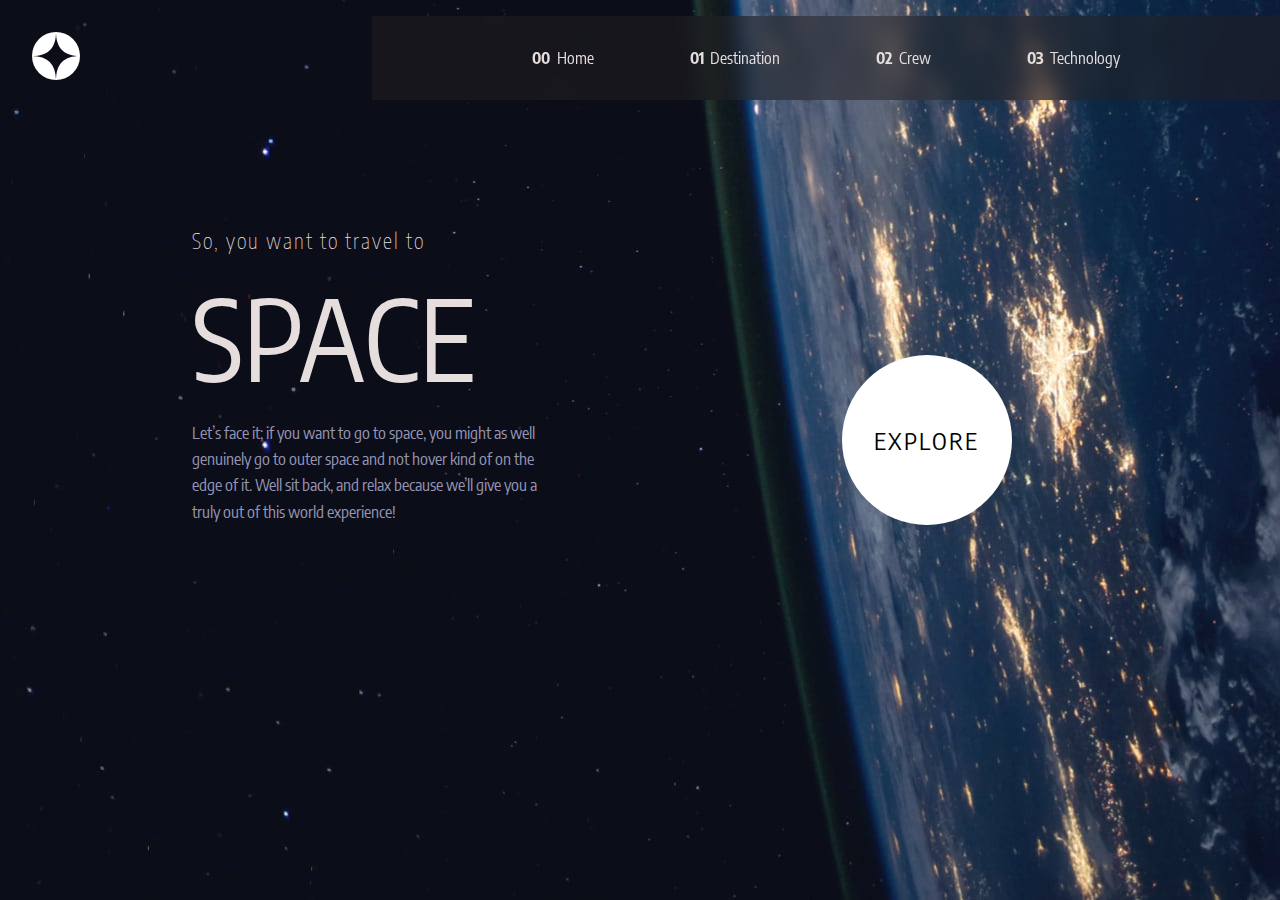
<file: index.html>
<!DOCTYPE html>
<html lang="es">
<head>
    <meta charset="UTF-8">
    <meta name="viewport" content="width=device-width, initial-scale=1.0">
    <meta property="og:title" content=Space>
    <meta property="og:site_name" content=Space>
    <meta property="og:url" content="https://angelvalentinn.github.io/space">
    <meta property="og:description" content="Sitio web sobre el espacio, la NASA">
    <meta property="og:type" content="website">
    <link rel="canonical" href="https://angelvalentinn.github.io/space">
    <link rel="stylesheet" href="https://cdn.jsdelivr.net/npm/bootstrap-icons@1.10.5/font/bootstrap-icons.css">
    <link rel="stylesheet" href="css/style.css">
    <title>Space</title>
</head>

<body class="body__index">

    <div class="wrapper">
        <header class="header">
            <div class="header__star">
                <img src="assets/logo.svg" alt="Logo de la página">
            </div>

            <i class="bi bi-list-nested burga"></i>

            <nav class="nav">
                <ul>
                    <li><span class="nav__span">00</span>Home</li>
                    <li><a href="pages/destination.html"> <span class="nav__span">01</span>Destination </a></li>
                    <li> <a href="pages/crew.html"><span class="nav__span">02</span>Crew</a> </li>
                    <li> <a href="pages/technology.html"><span class="nav__span">03</span>Technology</a> </li>
                </ul>
                <i class="bi bi-x icon-x"></i>
            </nav>
        </header>

        <main class="main">
            <div class="main__container">
                <section class="main__texts">
                    <span class="main__subtitle">So, you want to travel to</span>
                    <h1 class="main__title">Space</h1>
                    <p>
                        Let’s face it; if you want to go to space, you might as well genuinely go to 
                        outer space and not hover kind of on the edge of it. Well sit back, and relax 
                        because we’ll give you a truly out of this world experience!
                    </p>
                </section>
                <span class="main__exp">Explore</span>
            </div>
        </main>
    </div>

    <script src="js/index.js"></script>
</body>

</html>
</file>
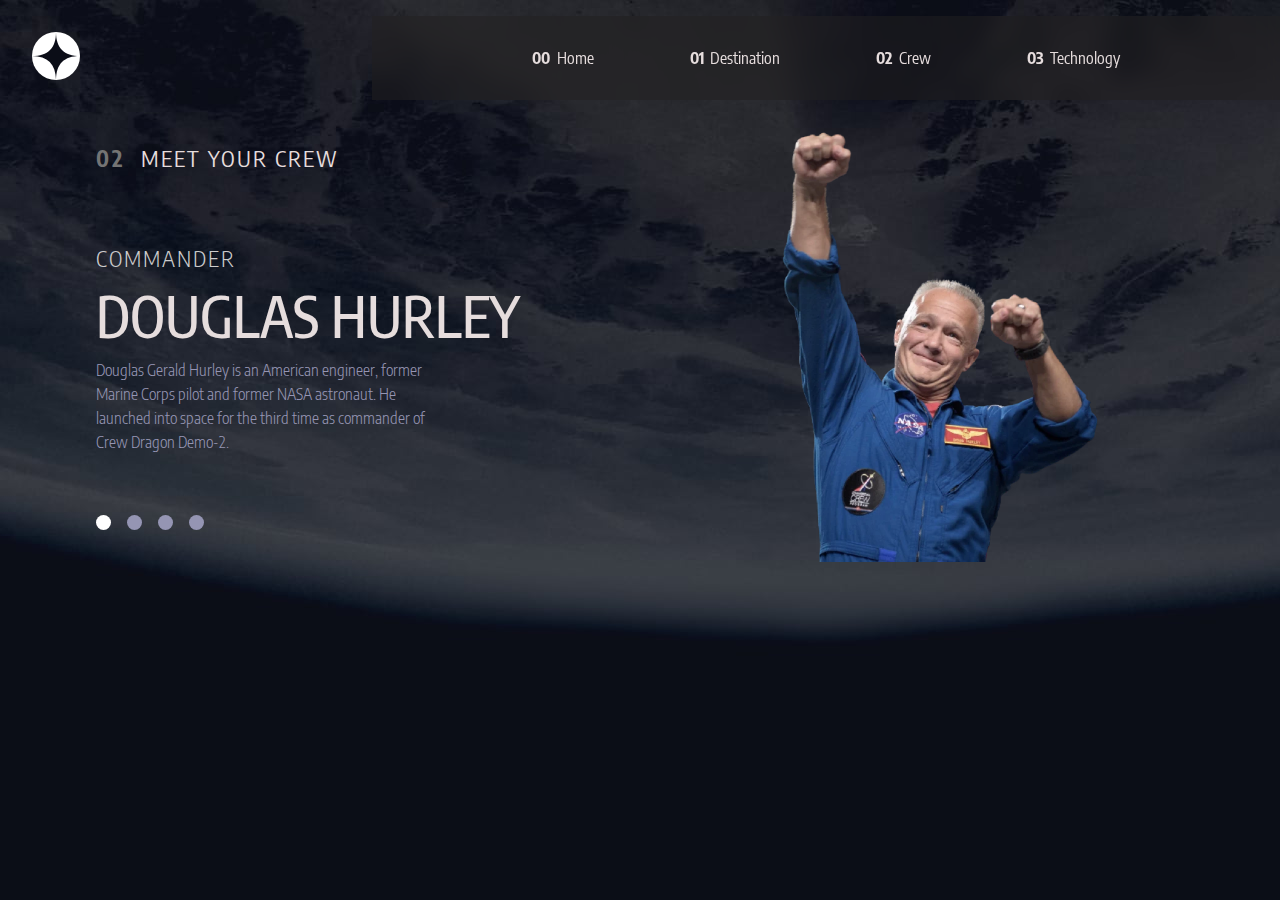
<file: pages/crew.html>
<!DOCTYPE html>
<html lang="es">
<head>
    <meta charset="UTF-8">
    <meta name="viewport" content="width=device-width, initial-scale=1.0">
    <link rel="stylesheet" href="https://cdn.jsdelivr.net/npm/bootstrap-icons@1.10.5/font/bootstrap-icons.css">
    <link rel="stylesheet" href="../css/style.css">
    <title>Crew</title>
</head>

<body class="crew__body">

    <div class="wrapper">
        <header class="header">
            <div class="header__star">
                <img src="../assets/logo.svg" alt="Logo de la página">
            </div>

            <i class="bi bi-list-nested burga"></i>

            <nav class="nav">
                <ul>
                    <li><a href="../index.html"> <span class="nav__span">00</span>Home</a> </li>
                    <li><a href="../pages/destination.html"> <span class="nav__span">01</span>Destination </a></li>
                    <li> <a href="#"><span class="nav__span">02</span>Crew</a> </li>
                    <li> <a href="../pages/technology.html"><span class="nav__span">03</span>Technology</a> </li>
                </ul>
                <i class="bi bi-x icon-x"></i>
            </nav>
        </header>

        <main class=" crew__main">
            
            <section class="crew__container">
                <h4><span>02</span>MEET YOUR CREW</h4>
                
                <div class="crew__img"> <img src="../assets/crew-imgs/image-douglas-hurley.webp" alt="Imagén de douglas" id="crew__img"> </div>
                
                <ul class="crew__ul">
                    <li class="crew__li--active crew__li" id="1"></li>
                    <li class="crew__li" id="2"></li>
                    <li class="crew__li" id="3"></li>
                    <li class="crew__li" id="4"></li>
                </ul>

                <div class="crew__texts">
                    <span class="crew__role">COMMANDER</span>
                    <h5 class="crew__name">DOUGLAS HURLEY</h5>
                    <p class="crew__bio">
                        Douglas Gerald Hurley is an American engineer, former Marine Corps pilot 
                        and former NASA astronaut. He launched into space for the third time as 
                        commander of Crew Dragon Demo-2.
                    </p>
                </div>
            </section>
        
        </main>
    </div>

    <script src="../js/index.js"></script>
    <script src="../js/crew.js"></script>
</body>

</html>
</file>
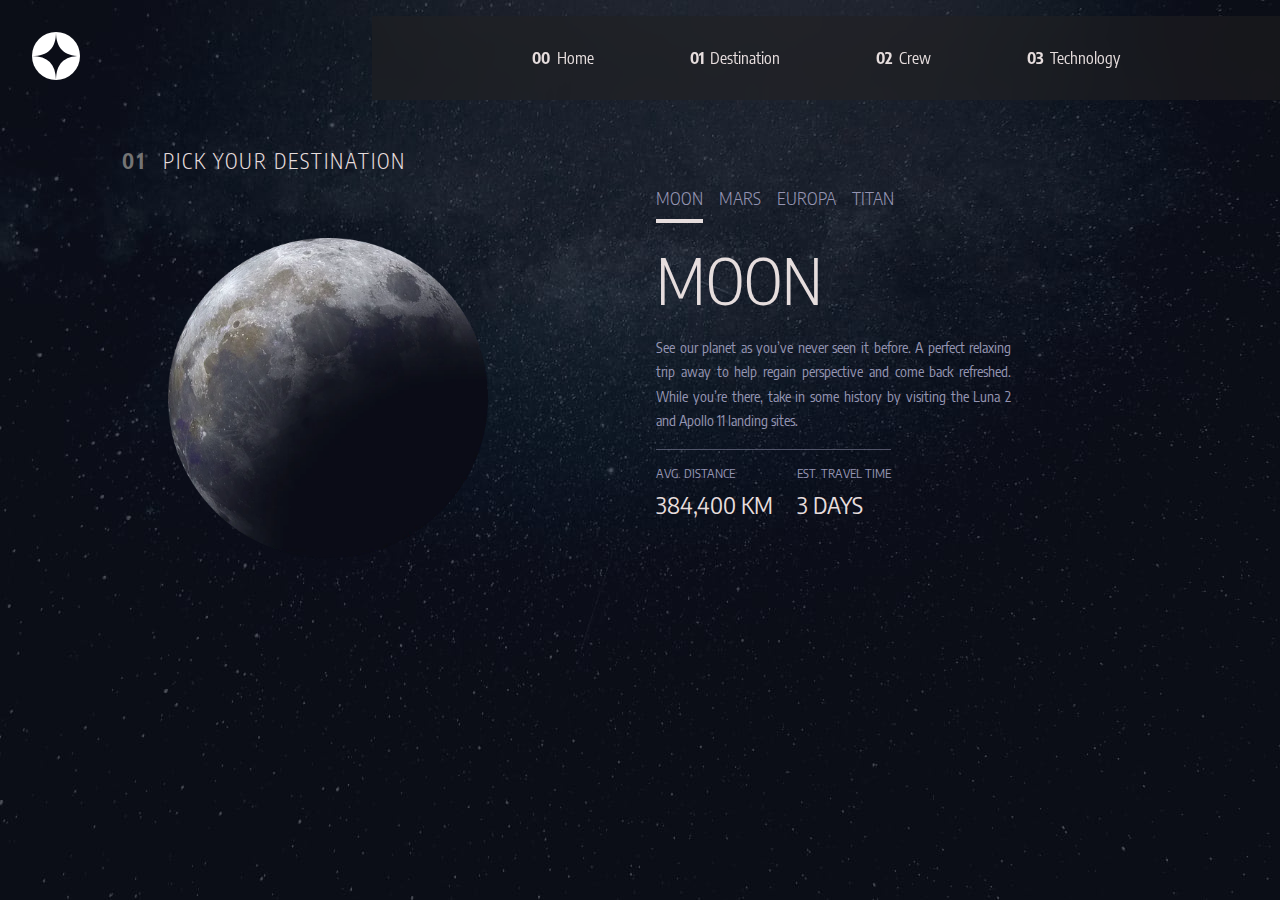
<file: pages/destination.html>
<!DOCTYPE html>
<html lang="en">
<head>
    <meta charset="UTF-8">
    <meta name="viewport" content="width=device-width, initial-scale=1.0">
    <link rel="stylesheet" href="https://cdn.jsdelivr.net/npm/bootstrap-icons@1.10.5/font/bootstrap-icons.css">
    <link rel="stylesheet" href="../css/style.css">
    <title>Destination</title>
</head>

<body class="body__destination">
    
    <div class="wrapper">
        <header class="header">
            <div class="header__star">
                <img src="../assets/logo.svg" alt="Logo de la página">
            </div>

            <i class="bi bi-list-nested burga"></i>

            <nav class="nav">
                <ul>
                    <li> <a href="../index.html"> <span class="nav__span">00</span>Home</a> </li>
                    <li> <a href="#"> <span class="nav__span">01</span>Destination </a> </li>
                    <li> <a href="../pages/crew.html"><span class="nav__span">02</span>Crew</a> </li>
                    <li> <a href="../pages/technology.html"><span class="nav__span">03</span>Technology</a> </li>
                </ul>
                <i class="bi bi-x icon-x"></i>
            </nav>
        </header>

        <main class="main destination"> 
            
            <section class="destination__container">
                
                <div class="destination__pick">
                    <h5><span>01</span>PICK YOUR DESTINATION</h5>
                    <img src="../assets/destination-imgs/image-moon.webp" alt="Moon" class="destination__planet">
                </div>
                
                <div class="destination__texts">
                    <ul>
                        <li class="destination__active destination__li">MOON</li>
                        <li class="destination__li">MARS</li>
                        <li class="destination__li">EUROPA</li>
                        <li class="destination__li">TITAN</li>
                    </ul>

                    <h2 class="destination__name">MOON</h2>

                    <p class="destination__p">
                        See our planet as you’ve never seen it before. A perfect relaxing trip away to help 
                        regain perspective and come back refreshed. While you’re there, take in some history 
                        by visiting the Luna 2 and Apollo 11 landing sites.
                    </p>

                    <div class="destination__datos">
                        <div class="destination__dato">
                            <p>AVG. DISTANCE</p>
                            <span class="destination__distance">384,400 KM</span>
                            
                        </div>

                        <div class="destination__dato">
                            <p>EST. TRAVEL TIME</p>
                            <span class="destionation__travel">3 DAYS</span>
                        </div>
                    </div>
                </div>

            </section>

        </main>

    </div>
    
    <script src="../js/index.js"></script>
    <script src="../js/destination.js"></script>
</body>

</html>
</file>
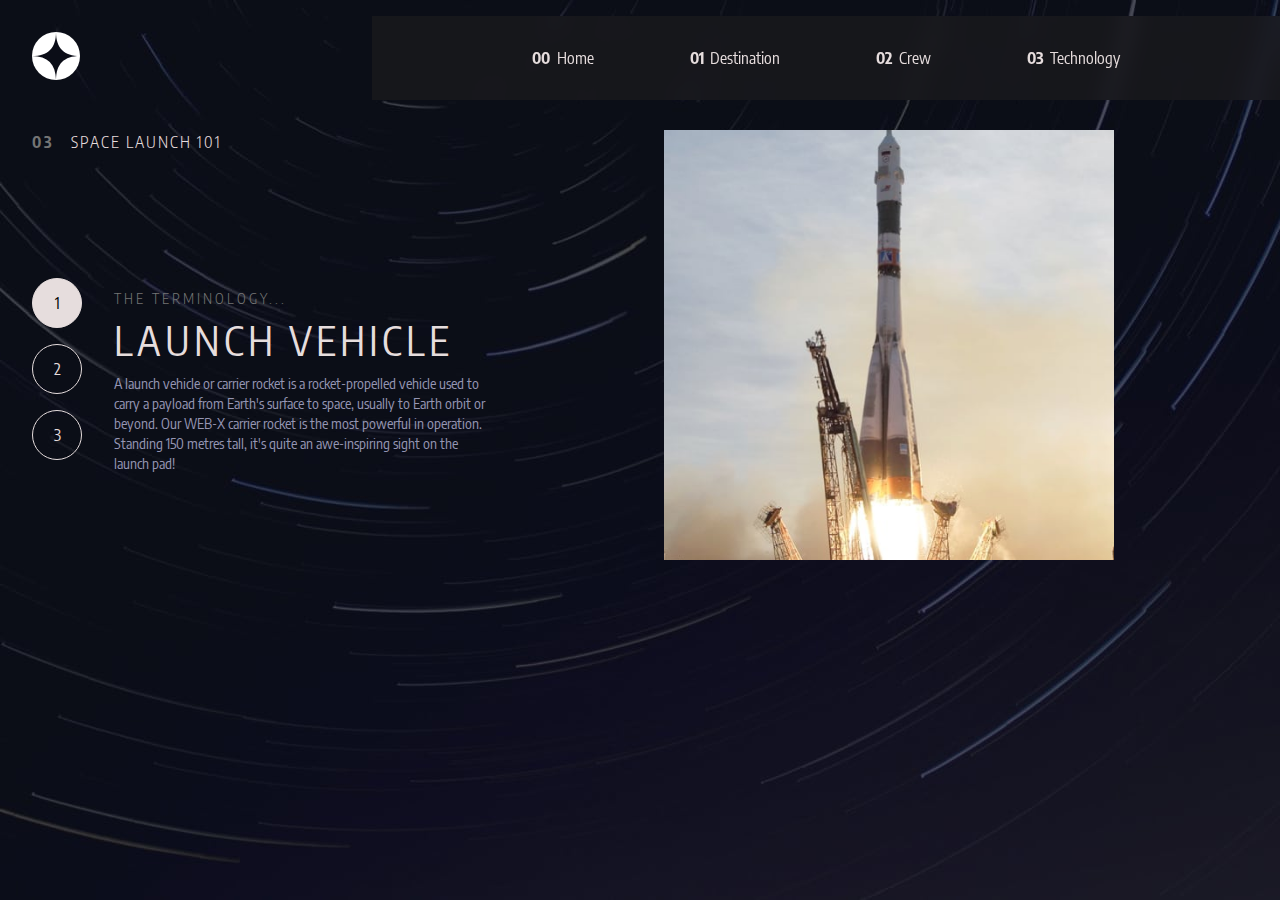
<file: pages/technology.html>
<!DOCTYPE html>
<html lang="es">
<head>
    <meta charset="UTF-8">
    <meta name="viewport" content="width=device-width, initial-scale=1.0">
    <link rel="stylesheet" href="https://cdn.jsdelivr.net/npm/bootstrap-icons@1.10.5/font/bootstrap-icons.css">
    <link rel="stylesheet" href="../css/style.css">
    <title>Technology</title>
</head>

<body class="tec__body">

    <header class="header header__tec">
        <div class="header__star">
            <img src="../assets/logo.svg" alt="Logo de la página">
        </div>

        <i class="bi bi-list-nested burga"></i>

        <nav class="nav">
            <ul>
                <li> <a href="../index.html"> <span class="nav__span">00</span>Home</a> </li>
                <li> <a href="../pages/destination.html"> <span class="nav__span">01</span>Destination </a></li>
                <li> <a href="../pages/crew.html"><span class="nav__span">02</span>Crew</a> </li>
                <li> <a href="#"><span class="nav__span">03</span>Technology</a> </li>
            </ul>
            <i class="bi bi-x icon-x"></i>
        </nav>
    </header>

    <main class="tec__main">
        <section class="tec__container">
            <h4><span>03</span>SPACE LAUNCH 101</h4>
            
            <div class="tec__image"><img src="../assets/technology-imgs/image-launch-vehicle-landscape.jpg" alt="Launch landscape" id="tec__img"></div>
            
            <div class="tec__data">
                <ul class="tec__ul">
                    <li class="tec__li tec__li--active">1</li>
                    <li class="tec__li ">2</li>
                    <li class="tec__li ">3</li>
                </ul>

                <div class="tec__texts">
                    <span class="tec__subtitle">The terminology...</span>
                    <h5 class="tec__title">LAUNCH VEHICLE</h5>
                    <p class="tec__description">
                        A launch vehicle or carrier rocket is a rocket-propelled vehicle used to carry a payload from Earth's surface to space, usually to Earth orbit or beyond. Our WEB-X carrier rocket is the most powerful in operation. Standing 150 metres tall, it's quite an awe-inspiring sight on the launch pad!
                    </p>
                </div>
            </div>
        </section>
    </main>

    <script src="../js/index.js"></script>
    <script src="../js/technology.js"></script>
</body>

</html>
</file>
<file: css/style.css>
@import url('https://fonts.googleapis.com/css2?family=Encode+Sans+Condensed:wght@100;200;300;400;500;600;700&display=swap');

* {
    margin: 0;
    padding: 0;
    box-sizing: border-box;
}

:root {
    --clr-w: #e6dddd;
    --clr-bw: #9595b3;
}

body {
    padding: 1rem  0  1rem 2rem;
    min-height: 100vh;
    overflow-x: hidden;
    font-family: 'Encode Sans Condensed', sans-serif;
    background-repeat: no-repeat;
    background-size: cover;
    background-position: bottom center;
    background-attachment: fixed;
    color: var(--clr-w);
}

a {
    text-decoration: none;
    color: var(--clr-w);
}

ul {
    padding: 0;
    margin: 0;
    list-style-type: none;
}



/* ------------- HEADER HOME ------------- */

.body__index {
    background-image: url("../assets/index-imgs/background-home-mobile.jpg");
}

.header {
    display: flex;
    justify-content: space-between;
    align-items: center;
    padding-right: 2rem;
}

.burga {
    margin-top: 7px;
    font-size: 1.5rem;
    cursor: pointer;
}

.nav {
    background-color: rgba(33, 32, 32, 0.5);
    position: fixed;
    right: 0;
    top: 0;
    width: 50%;
    height: 100%;
    padding-top: 6rem;
    padding-left: 1rem;
    backdrop-filter: blur(10px);
    transition: transform 0.3s ease;
    transform: translateX(100%);
}

.nav.open {
    transform: translateX(0);
}

.nav ul {
    display: flex;
    flex-direction: column;
    gap: 1.5rem;
}

.nav ul li {
    cursor: pointer;
}

.nav__span {
    padding-right: .4rem;
    font-weight: 700;
}

.icon-x {
    position: absolute;
    top: 10px;
    right: 10px;
    font-size: 1.5rem;
    cursor: pointer;
}

/* ------------- MAIN ------------- */

.main {
    padding: 1.3rem 0;
    padding-right: 2rem;
}

.main__container {
    height: 100%;
    display: flex;
    flex-direction: column;
    align-items: center;
    text-align: center;
    gap: 2rem;
}

.main__texts {
    display: flex;
    flex-direction: column;
    gap: .5rem;
}

.main__subtitle {
    font-size: 1.2rem;
    font-weight: 100;
    letter-spacing: 2px;
}

.main__title {
    font-weight: 400;
    font-size: 4rem;
    text-transform: uppercase;
}

.main__container p {
    line-height: 1.6;
    font-size: .9rem;
    color: var(--clr-bw);
    font-weight: 400;
}

.main__exp {
    height: 150px;
    width: 150px;
    background-color: #ffffff;
    border-radius: 50%;
    color: #000;
    text-transform: uppercase;
    display: grid;
    place-items: center;
    font-weight: 400;
    font-size: 1.2rem;
}

/* ---------------- MEDIA QUERYS HOME ----------------- */

@media screen and (min-width: 500px) {
    .body__index {
        background-image: url("../assets/index-imgs/background-home-tablet.jpg");
    }

    .header {
        padding-right: 0;
    }

    .header__star i {
        font-size: 2rem;
    }
    
    .burga {
        display: none;
        position: relative;    
    }
    
    .nav {
        position: static;
        width: auto;
        height: auto;
        padding:  2rem 1rem;
        transform: none;
    }

    
    .nav ul {
        display: flex;
        flex-direction: row;
        padding-inline: 1rem;
    }
    
    .icon-x {
        display: none;
    }
    
    /* MAIN */

    .main {
        padding: 2rem 0;
    }

    .main__container {
        gap: 2.5rem;
        padding-inline: 2rem;
    }

    .main__texts {
        gap: .8rem;
        align-items: center;
    }

    .main__subtitle {
        font-size: 1.3rem;
    }

    .main__title {
        font-size: 6rem;
    }

    .main__container p {
        font-size: 1.03rem;
        line-height: 1.6;
    }

}

@media screen and (min-width: 800px) {
    
    .body__index {
        background-image: url("../assets/index-imgs/background-home-desktop.jpg");
    }

    .header__star i {
        font-size: 2.5rem;
    }

    .nav {
        padding:  2rem 0rem;
    }

    .nav ul {
        gap: 3rem;
        padding-inline: 3rem;
    }
    
    /* MAIN */

    .main {
        padding: 5rem 0;
    }

    .main__container {
        padding-inline: 6rem;
        display: grid;
        grid-template-columns: repeat(8,1fr);
        text-align: left;
    }

    .main__texts {
        grid-column: span 7;
        align-items: flex-start;
    }

    .main__container p {
        font-size: 1.03rem;
        width: 80%;
        line-height: 1.6;
    }

    .main__exp {
        height: 170px;
        width: 170px;
        font-size: 1.5rem;
        letter-spacing: 2px;
        align-self: flex-end;
    }

}

@media screen and (min-width: 1000px) {
    .nav {
        padding:  2em 7rem;
    }

    .nav ul {
        gap: 6rem;
        padding-inline: 3rem;
    }

    /* MAIN */

    .main {
        padding: 8rem 0;
    }

    .main__container {
        padding-inline: 10rem;
    }

    .main__texts {
        grid-column: span 6;
        align-items: flex-start;
    }

    .main__title {
        font-size: 7rem;
    }

    .main__container p {
        font-size: 1.03rem;
        width: 60%;
        line-height: 1.6;
    }

    .main__exp {
        height: 170px;
        width: 170px;
        font-size: 1.5rem;
        letter-spacing: 2px;
        align-self: flex-end;
    }
}

/* --------------------- DESTINATION ---------------------- */

.body__destination {
    background-image: url("../assets/destination-imgs/background-destination-mobile.jpg");
}

.destination__planet {
    height: 150px;
    width: 150px;
}

.destination__container { 
    display: flex;
    flex-direction: column;
    align-items: center;
    gap: 2rem;
}

.destination__pick {
    display: flex;
    flex-direction: column;
    align-items: center;
    gap: 1.2rem;
}

.destination__pick h5 span {
    padding-right: 1rem;
    letter-spacing: 3px;
    font-weight: 700;
    color: #747474;
}

.destination__pick h5 {
    font-weight: 300;
    letter-spacing: 2px;
}

.destination__texts {
    display: flex;
    flex-direction: column;
    align-items: center;
    gap: 1rem;
    text-align: center;

}

.destination__texts ul {
    display: flex;
    font-weight: 300;
    justify-content: center;
    gap: 1rem;
}

.destination__texts ul li {
    position: relative;
    padding-bottom: .6rem;
    color: var(--clr-bw);
    cursor: pointer;
}


.destination__active {
    content: '';
    position: absolute;
    bottom: 0;
    top: 0;
    right: 0;
    left: 0;
    border-bottom: 4px solid var(--clr-w);
}

.destination__texts h2 {
    text-transform: uppercase;
}

.destination__p {
    color: var(--clr-bw);
    font-size: 0.9rem;
    line-height: 1.7;
}

.destination__datos {
    display: flex;
    flex-direction: column;
    gap: 1.5rem;
    position: relative;
    padding-top: 1rem;
    text-transform: uppercase;
}

.destination__datos::after {
    content: '';
    position: absolute;
    top: 0;
    right: 0;
    bottom: 0;
    left: 0;
    border-top: 1px solid var(--clr-bw);
    opacity: .5;
}

.destination__dato {
    display: flex;
    flex-direction: column;
    gap: 0.5rem;
}

.destination__dato p {
    font-size: 0.8rem;
    color: var(--clr-bw);
}

.destination__dato span {
    font-size: 1.5rem;
}

/* ----------------- MEDIA QUERYS DESTINATION ----------------- */

@media screen and (min-width: 500px) {
    
    .body__destination {
        background-image: url("../assets/destination-imgs/background-destination-tablet.jpg");
    }

    .destination__container { 
        padding-right: 2rem;
    }
    
}

@media screen and (min-width: 800px) {
    
    .destination {
        padding-top: 3rem;
    }

    .body__destination {
        background-image: url("../assets/destination-imgs/background-destination-desktop.jpg");
    }
    
    .destination__planet {
        height: 250px;
        width: 250px;
    }
    
    .destination__container { 
        display: grid;
        grid-template-columns: repeat(8,1fr);
    }
    
    .destination__pick {
        display: flex;
        flex-direction: column;
        align-items: center;
        gap: 4rem;
        grid-column: span 4;
    }
    
    .destination__pick h5 {
        margin-left: -5rem;
        font-size: 1.3rem;
    }

    .destination__texts {
        align-items: flex-start;
        text-align: justify;
        grid-column: span 4;
        position: relative;
    }
    
    .destination__texts ul li {
        font-size: 0.7rem;
    }

    .destination__texts h2 {
        font-size: 4rem;
        font-weight: 300;
    }
    
    .destination__p {
        font-size: 0.9rem;
    }
    
    .destination__datos {
        display: flex;
        flex-direction: row;
    }
    
    
}

@media screen and (min-width: 1000px) {
    
    .destination__planet {
        height: 320px;
        width: 320px;
    }
    
    .destination__pick h5 {
        margin-left: -8rem;
    }
    
    .destination__texts ul li {
        font-size: 1.1rem;
    }

    .destination__texts h2 {
        font-size: 4rem;
        font-weight: 300;
    }
    
    .destination__p {
        font-size: .9rem;
        width: 60%;
    }
    
    .destination__datos {
        display: flex;
        flex-direction: row;
    }
    
}


/* ------------------------ CREW ----------------------------- */

.crew__body{ 
    background-image: url("../assets/crew-imgs/background-crew-mobile.jpg");
}

.crew__main {
    padding: 1rem 0 1rem 0rem;
    padding-right: 2rem;
}   

.crew__container {
    display: flex;
    flex-direction: column;
    align-items: center;
    text-align: center;
    gap: 1rem;
}

.crew__container h4 span {
    padding-right: 1rem;
    letter-spacing: 3px;
    font-weight: 700;
    color: #747474;
}

.crew__container h4 {
    font-weight: 300;
    letter-spacing: 2px;
}

.crew__img {
    width: 170px;
    height: 170px;
    position: relative;
    z-index: -10;
}

.crew__img::after {
    content: '';
    position: absolute;
    top: 0;
    bottom: 0;
    left: 0;
    right: 0;
    opacity: .2;
    border-bottom: 1px solid var(--clr-bw);
    width: 160%;
    
    top: 0;
    bottom: 0;
    left: 50%; 
    transform: translateX(-50%);
}

.crew__img img{
    height: 100%;
    width: 100%;
    object-fit: contain;
}

.crew__ul {
    display: flex;
    gap: 1rem;
    padding-block: .5rem;
}

.crew__ul li {
    height: 15px;
    width: 15px;
    background-color: var(--clr-bw);
    border-radius: 50%;
    cursor: pointer;
}

.crew__ul li:hover {
    background-color: #918f8f;
    transition: .2s ease;
}

.crew__ul li.crew__li--active {
    background-color: none;
    background-color: #fff;
}

.crew__texts {
    display: flex;
    flex-direction: column;
    gap: .5rem;
}

.crew__role {
    text-transform: uppercase;
}

.crew__texts span {
    font-weight: 300;
    color: #ccc;
    letter-spacing: 2px;
}

.crew__texts h5 {
    font-size: 1.4rem;
    font-weight: 500;
    text-transform: uppercase;
}

.crew__texts p {
    font-size: 0.9rem;
    line-height: 1.4;
    font-weight: 300;
    color: var(--clr-bw);
}

/* ---------- MEDIA QUERYS CREW ---------- */

@media screen and (min-width: 500px) {
    .crew__body{ 
        background-image: url("../assets/crew-imgs/background-crew-tablet.jpg");
        padding-bottom: 0;
    }
    
    .crew__main {
        padding-top: 2rem;
        padding-bottom: 0;
    }

    .crew__container {
        padding-right: 2rem;
        display: grid;
        grid-template-columns: 1fr;
        grid-template-rows: repeat(4,max-content);
    }
    
    .crew__container h4 {
        font-size: 0.9rem;
        grid-row: 1 / 2;
        justify-self: flex-start;
    }
    
    .crew__img {
        width: 300px;
        height: 300px;
        position: relative;
        z-index: -10;
        grid-row: 4 / -1;
        justify-self: center;
    }
    
    .crew__img::after {
        border: none;
    }
    
    .crew__ul {
        justify-self: center;
    }
    
    .crew__texts {
        display: flex;
        flex-direction: column;
        align-items: center;
        gap: .5rem;
        grid-row: 2 / 3;
        padding-top: 2rem;
    }
    
    .crew__texts h5 {
        font-size: 2rem;
    }
    
    .crew__texts p {
        font-size: .9rem;
        line-height: 1.4;
        width: 80%;
    }
}

@media screen and (min-width: 800px) {
    
    .crew__body{ 
        background-image: url("../assets/crew-imgs/background-crew-desktop.jpg");
    }

    .crew__container {
        grid-template-columns: 1fr 1fr;
        grid-auto-rows: auto;
        padding-left: 2rem;
    }
    
    .crew__container h4 {
        font-weight: 400;
        font-size: 1rem;
    }
    
    .crew__img {
        width: 350px;
        height: 350px;
        grid-column: 2;
        grid-row: 1 / -1;
    }
    
    .crew__ul {
        justify-self: flex-start;
    }
    
    .crew__texts {
        align-items: flex-start;
        text-align: left;
    }
    
    .crew__texts h5 {
        font-size: 2.1rem;
    }
    
    .crew__texts p {
        font-size: .9rem;
        line-height: 1.5;
        width: 90%;
    }
}

@media screen and (min-width: 1000px) {

    .crew__container {
        padding-left: 4rem;
    }

    .crew__container h4 {
        font-size: 1.4rem;
    }
    
    .crew__img {
        width: 430px;
        height: 430px;
    }

    .crew__ul {
        grid-row: 3 / 5;
        align-self: center;
    }

    .crew__texts {
        padding-top: 2rem;
    }

    .crew__texts span {
        font-size: 1.4rem;
    }

    .crew__texts h5 {
        font-size: 3.5rem;
    }
    
    .crew__texts p {
        font-size: 1rem;
        width: 60%;
    }
}

/* --------------- TECHNOLOGY --------------- */

.header__tec {
    padding-left: 2rem;
}

.tec__body {
    background-image: url("../assets/technology-imgs/background-technology-mobile.jpg");
    padding-left: 0;
}

.tec__container {
    padding-top: 1rem;
    display: grid;
    grid-template-columns: 1fr;
    grid-template-rows: repeat(3,max-content);
    justify-items: center;
}

.tec__container span {
    padding-right: 1rem;
    letter-spacing: 3px;
    font-weight: 700;
    color: #747474;
}

.tec__container h4 {
    font-weight: 300;
    letter-spacing: 2px;
}

.tec__container h4 {
    grid-row: 1 / 2;
}

.tec__image {
    width: 100%;
    height: 200px;
    grid-row: 2 / 3;
    padding-block: 10px;
}

#tec__img {
    width: 100%;
    height: 100%;
    object-fit: cover;
}


.tec__data {
    grid-row: 3 / 4;
}

.tec__ul {
    display: flex;
    justify-content: center;
    gap: 1rem;
}

.tec__ul li {
    height: 35px;
    width: 35px;
    border: 1px solid var(--clr-w);
    border-radius: 50%;
    color: var(--clr-w);
    display: grid;
    place-items: center;
    cursor: pointer;
}

.tec__ul li:hover {
    transition: .3s ease;
    background-color: rgba(233, 233, 233, 0.2);
}

.tec__ul li.tec__li--active {
    background-color: var(--clr-w);
    color: #000;
    transition: .3s ease;
}

.tec__texts {
    padding-top: 1.5rem;
    display: flex;
    flex-direction: column;
    align-items: center;
    text-align: center;
    gap: .5rem;
}

.tec__texts span {
    text-transform: uppercase;
    font-size: .9rem;
    font-weight: 300;
    padding: 0;
}

.tec__texts h5 {
    text-transform: uppercase;
    font-size: 1.5rem;
    font-weight: 400;
}

.tec__texts p {
    font-size: 0.9rem;
    color: var(--clr-bw);
    line-height: 1.4;
    width: 80%;
}

@media screen and (min-width: 500px) {
    .header__tec {
        padding-left: 2rem;
    }
    
    .tec__body {
        background-image: url("../assets/technology-imgs/background-technology-tablet.jpg");
        padding-left: 0;
    }
    
    .tec__container {
        padding-top: 2rem;
        display: grid;
        grid-template-columns: 1fr;
        grid-template-rows: repeat(3,max-content);
        justify-items: center;
        gap: 1rem;
    }
    
    .tec__container h4 {
        grid-row: 1 / 2;
    }
    
    .tec__image {
        width: 100%;
        height: 300px;
        grid-row: 2 / 3;
    }
    
    #tec__img {
        object-fit: contain;
    }
    
    .tec__ul li {
        height: 40px;
        width: 40px;
    }

    .tec__texts p {
        width: 55%;
    }

    .tec__texts span {
        font-size: .9rem;
    }
    
    .tec__texts h5 {
        font-size: 2.5rem;
        letter-spacing: 4px;
    }

}

@media screen and (min-width: 800px) {
    .header__tec {
        padding-left: 2rem;
    }
    
    .tec__body {
        background-image: url("../assets/technology-imgs/background-technology-desktop.jpg");
        padding-left: 0;
    }
    
    .tec__container {
        padding-top: 2rem;
        padding-left: 2rem;
        display: grid;
        grid-template-columns: 1fr 1fr;
        grid-auto-rows: auto;
        justify-items: normal;
        gap: 1rem;
        
    }
    
    .tec__container h4 {
        grid-row: 1 / 2;
        grid-column: 1;
    }
    
    .tec__image {
        width: 300px;
        height: 300px;
        grid-column: 2;
    }
    
    #tec__img {
        object-fit: cover;
    }

    .tec__data {
        grid-column: 1;
        grid-row: 2 / -2;
        display: flex;
        align-items: center;
        column-gap: 2rem;
    }
    
    .tec__ul {
        display: flex;
        flex-direction: column;
        gap: 1rem;
    }

    .tec__ul li {
        height: 50px;
        width: 50px;
    }

    .tec__texts {
        padding-top: 1.5rem;
        display: flex;
        flex-direction: column;
        align-items: flex-start;
        text-align: left;
        gap: .5rem;
    }

    .tec__texts p {
        width:  70%;
    }

    .tec__texts span {
        font-size: .9rem;
    }
    
    .tec__texts h5 {
        font-size: 2.5rem;
        letter-spacing: 4px;
    }

}

@media screen and (min-width: 1000px) {
    .tec__image {
        margin-top: -3rem;
        width: 450px;
        height: 450px;
        grid-column: 2;
    }
}
</file>
